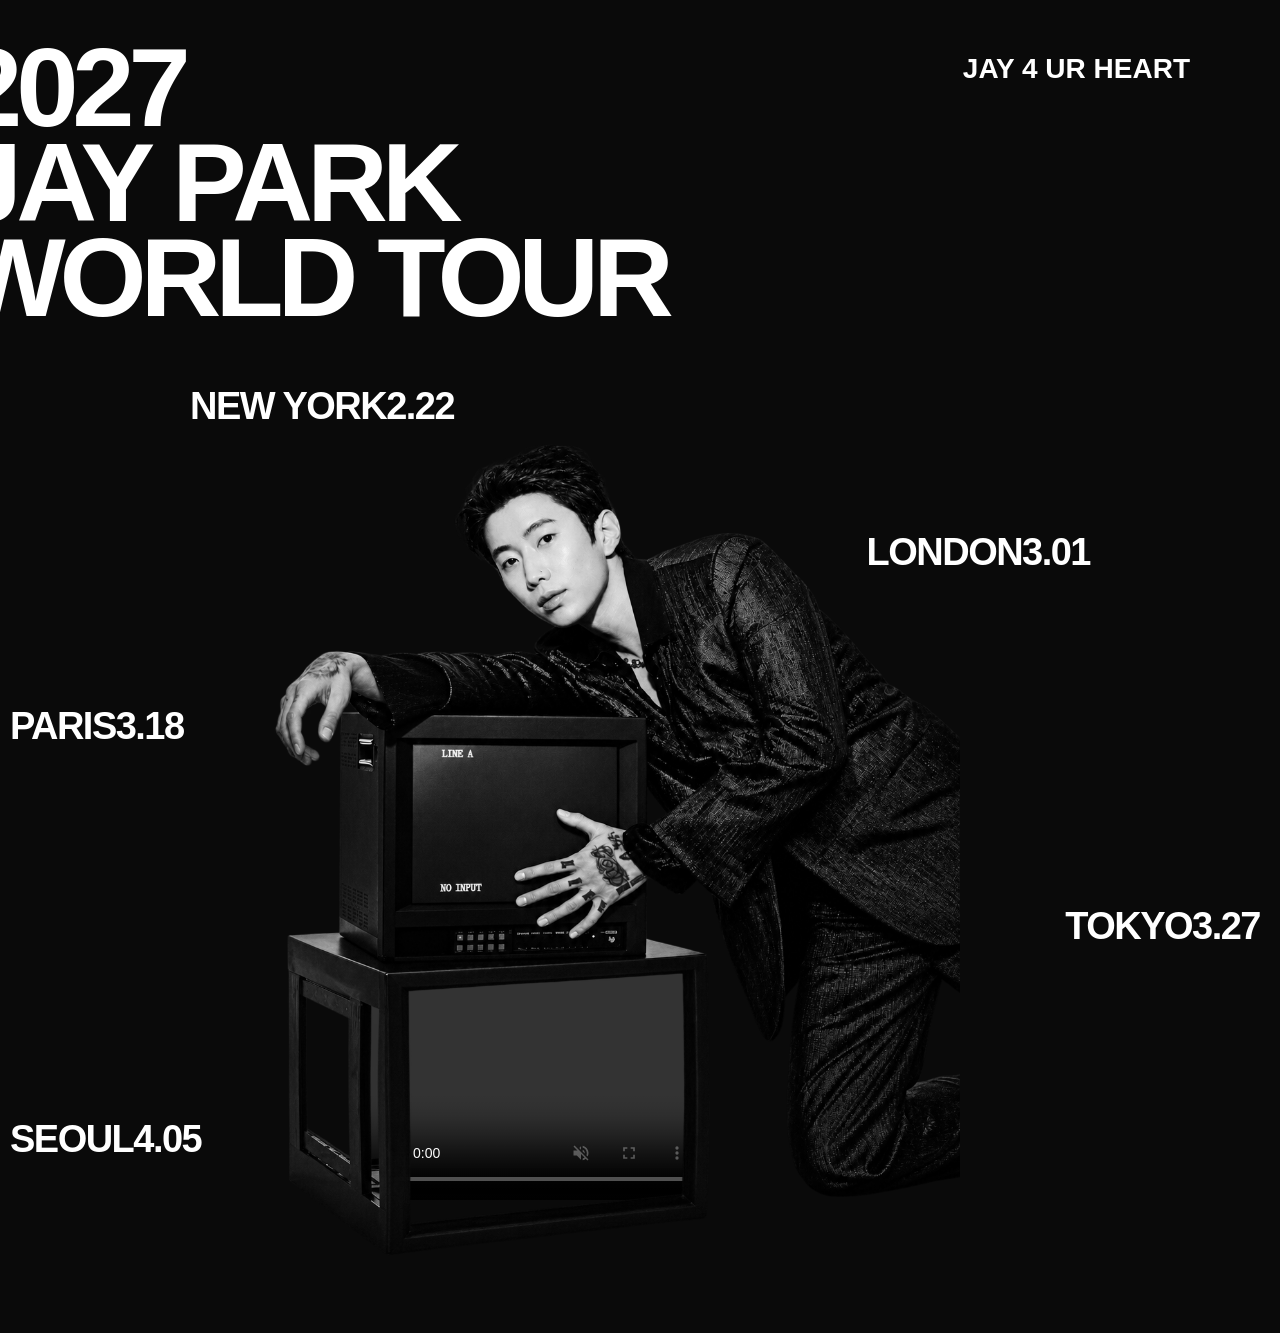
<file: index.html>
<!DOCTYPE html>
<html lang="en">

<head>
  <meta charset="UTF-8">
  <meta name="viewport"
        content="width=device-width, initial-scale=1.0">

  <title>2027 Jay Park World Tour</title>

  <link rel="stylesheet" href="style.css">
</head>

<body>

  <main class="poster">

    <!-- TOP RIGHT TEXT -->
    <div class="slogan">
      JAY 4 UR HEART
    </div>


    <!-- MAIN TITLE -->
    <header class="title">
      <h1>
        <span>2027</span>
        <span>JAY PARK</span>

        <a href="tour-map.html" class="tour-link">
          WORLD TOUR
        </a>
      </h1>
    </header>


    <!-- TOUR DATES -->
    <section class="tour-dates">


      <!-- NEW YORK -->
      <div class="date">

        <a href="newyork.html" class="city-link">
          <span>NEW YORK</span>
          <span>2.22</span>
        </a>

        <div class="hover-card">
          <img src="ny.jpg" alt="Jay Park New York">
          <p>JAY PARK IN NEW YORK</p>
        </div>

      </div>


      <!-- LONDON -->
      <div class="date">

        <a href="london.html" class="city-link">
          <span>LONDON</span>
          <span>3.01</span>
        </a>

        <div class="hover-card">
          <img src="ld.jpg" alt="Jay Park London">
          <p>JAY PARK IN LONDON</p>
        </div>

      </div>


      <!-- PARIS -->
      <div class="date">

        <a href="paris.html" class="city-link">
          <span>PARIS</span>
          <span>3.18</span>
        </a>

        <div class="hover-card">
          <img src="prs.jpg" alt="Jay Park Paris">
          <p>JAY PARK IN PARIS</p>
        </div>

      </div>


      <!-- TOKYO -->
      <div class="date">

        <a href="tokyo.html" class="city-link">
          <span>TOKYO</span>
          <span>3.27</span>
        </a>

        <div class="hover-card">
          <img src="tyo.jpg" alt="Jay Park Tokyo">
          <p>JAY PARK IN TOKYO</p>
        </div>

      </div>


      <!-- SEOUL -->
      <div class="date">

        <a href="seoul.html" class="city-link">
          <span>SEOUL</span>
          <span>4.05</span>
        </a>

        <div class="hover-card">
          <img src="sl.jpg" alt="Jay Park Seoul">
          <p>JAY PARK IN SEOUL</p>
        </div>

      </div>


    </section>


    <!-- ARTIST IMAGE + MUSIC VIDEO -->
    <div class="artist">

      <img src="jay.PNG" alt="Jay Park">

      <div class="tv-screen">

        <video autoplay muted loop playsinline controls>
          <source src="jay-mv2.mov"
                  type="video/quicktime">
          Your browser does not support video.
        </video>

      </div>

    </div>


  </main>

</body>
</html>
</file>
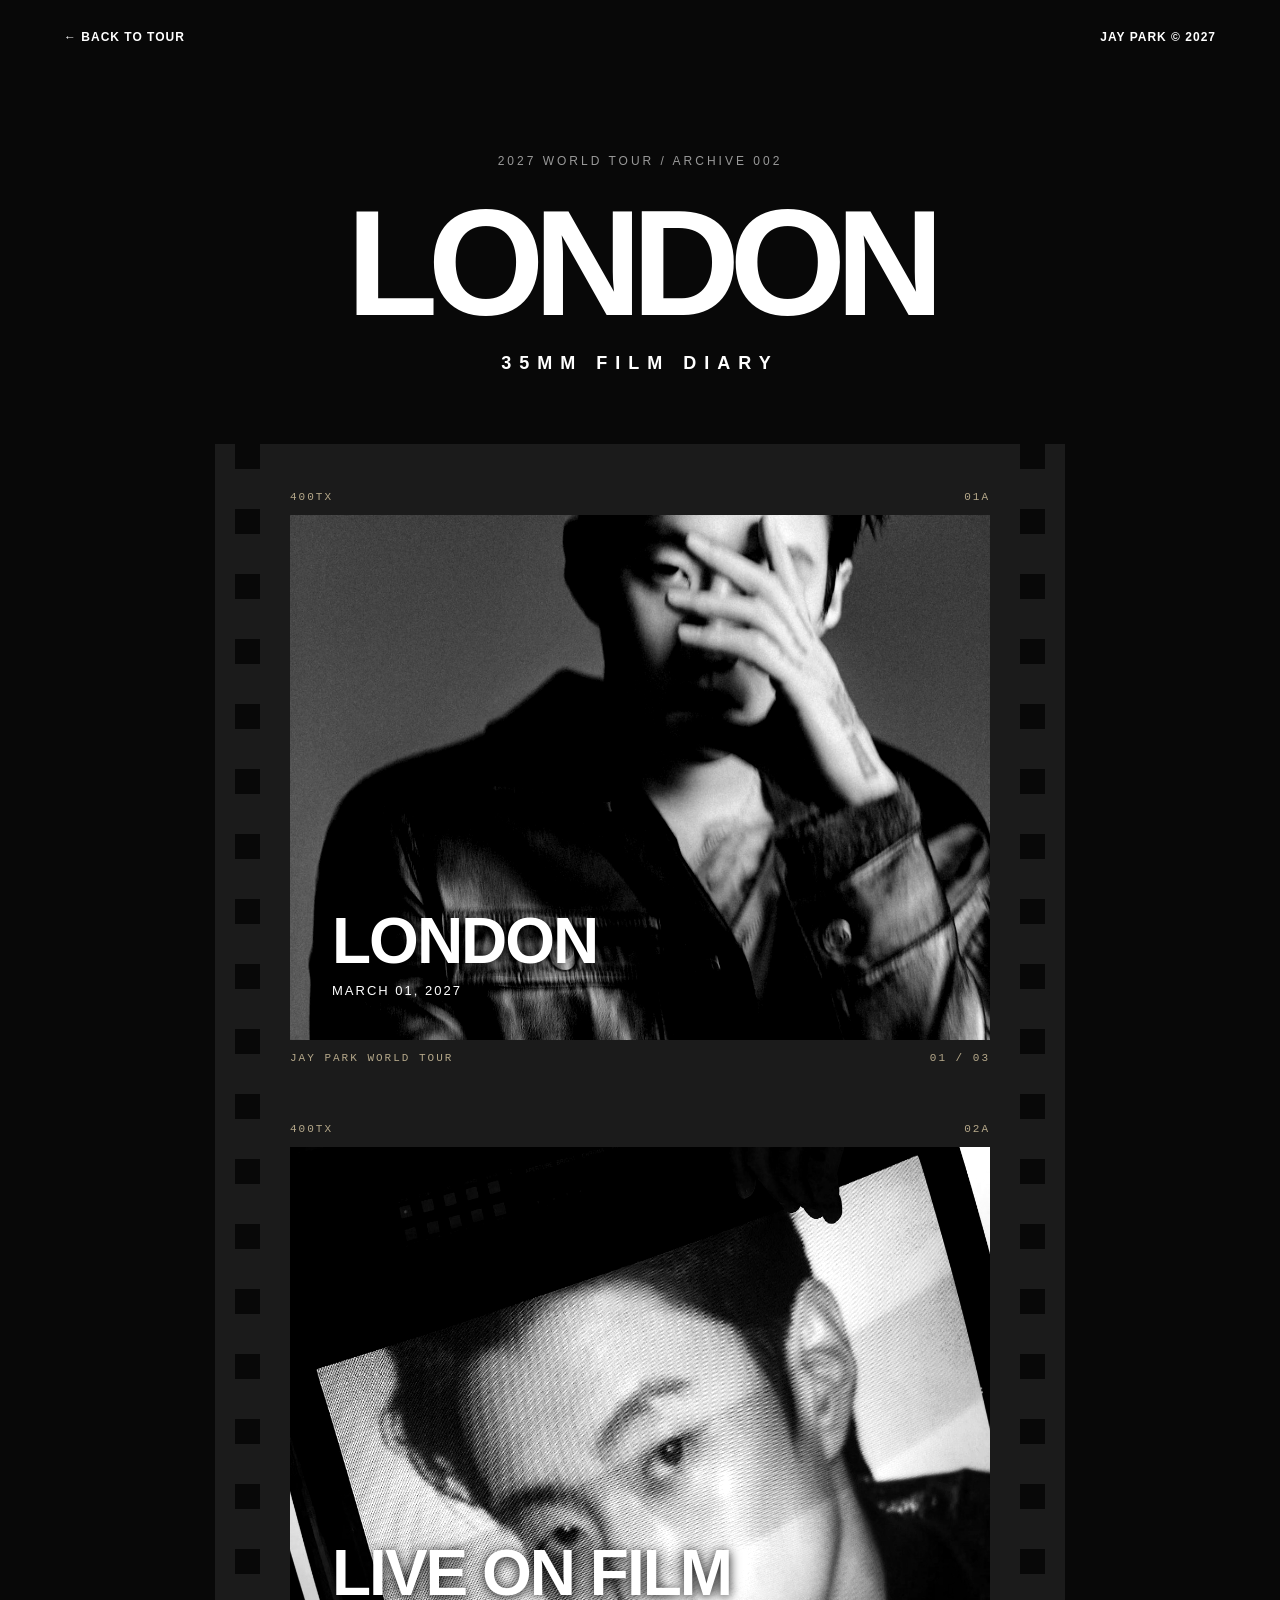
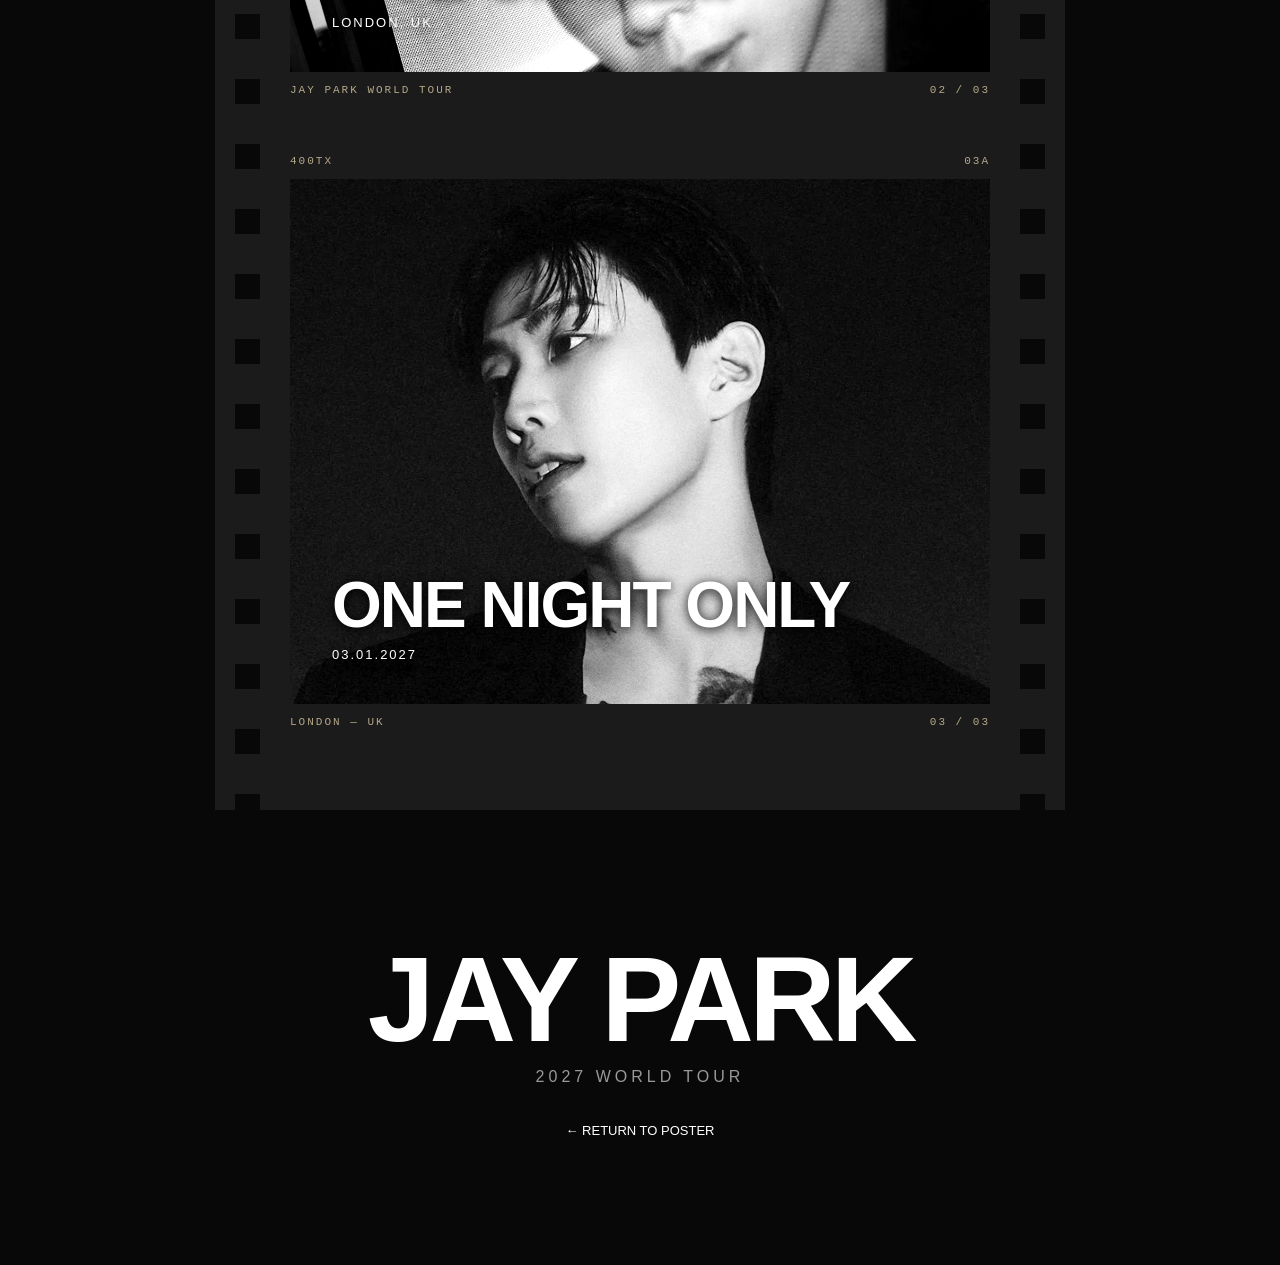
<file: london.html>
<!DOCTYPE html>
<html lang="en">
<head>
  <meta charset="UTF-8">
  <meta name="viewport"
        content="width=device-width, initial-scale=1.0">

  <title>Jay Park — London 2027</title>
  <link rel="stylesheet" href="newyork.css">
</head>

<body>

  <nav class="navigation">
    <a href="index.html">← BACK TO TOUR</a>
    <span>JAY PARK © 2027</span>
  </nav>

  <header class="page-title">
    <p>2027 WORLD TOUR / ARCHIVE 002</p>
    <h1>LONDON</h1>
    <h2>35MM FILM DIARY</h2>
  </header>

  <main class="film-strip">

    <section class="film-frame">
      <div class="film-top">
        <span>400TX</span>
        <span>01A</span>
      </div>

      <div class="photo">
        <img src="FRAME02.jpg" alt="Jay Park London">
        <div class="photo-text">
          <h2>LONDON</h2>
          <p>MARCH 01, 2027</p>
        </div>
      </div>

      <div class="film-bottom">
        <span>JAY PARK WORLD TOUR</span>
        <span>01 / 03</span>
      </div>
    </section>

    <section class="film-frame">
      <div class="film-top">
        <span>400TX</span>
        <span>02A</span>
      </div>

      <div class="photo">
        <img src="FRAME08.jpg" alt="Jay Park Live">
        <div class="photo-text">
          <h2>LIVE ON FILM</h2>
          <p>LONDON, UK</p>
        </div>
      </div>

      <div class="film-bottom">
        <span>JAY PARK WORLD TOUR</span>
        <span>02 / 03</span>
      </div>
    </section>

    <section class="film-frame">
      <div class="film-top">
        <span>400TX</span>
        <span>03A</span>
      </div>

      <div class="photo">
        <img src="FRAME09.jpg" alt="Jay Park Tour">
        <div class="photo-text">
          <h2>ONE NIGHT ONLY</h2>
          <p>03.01.2027</p>
        </div>
      </div>

      <div class="film-bottom">
        <span>LONDON — UK</span>
        <span>03 / 03</span>
      </div>
    </section>

  </main>

  <footer>
    <h2>JAY PARK</h2>
    <p>2027 WORLD TOUR</p>
    <a href="index.html">← RETURN TO POSTER</a>
  </footer>

</body>
</html>
</file>
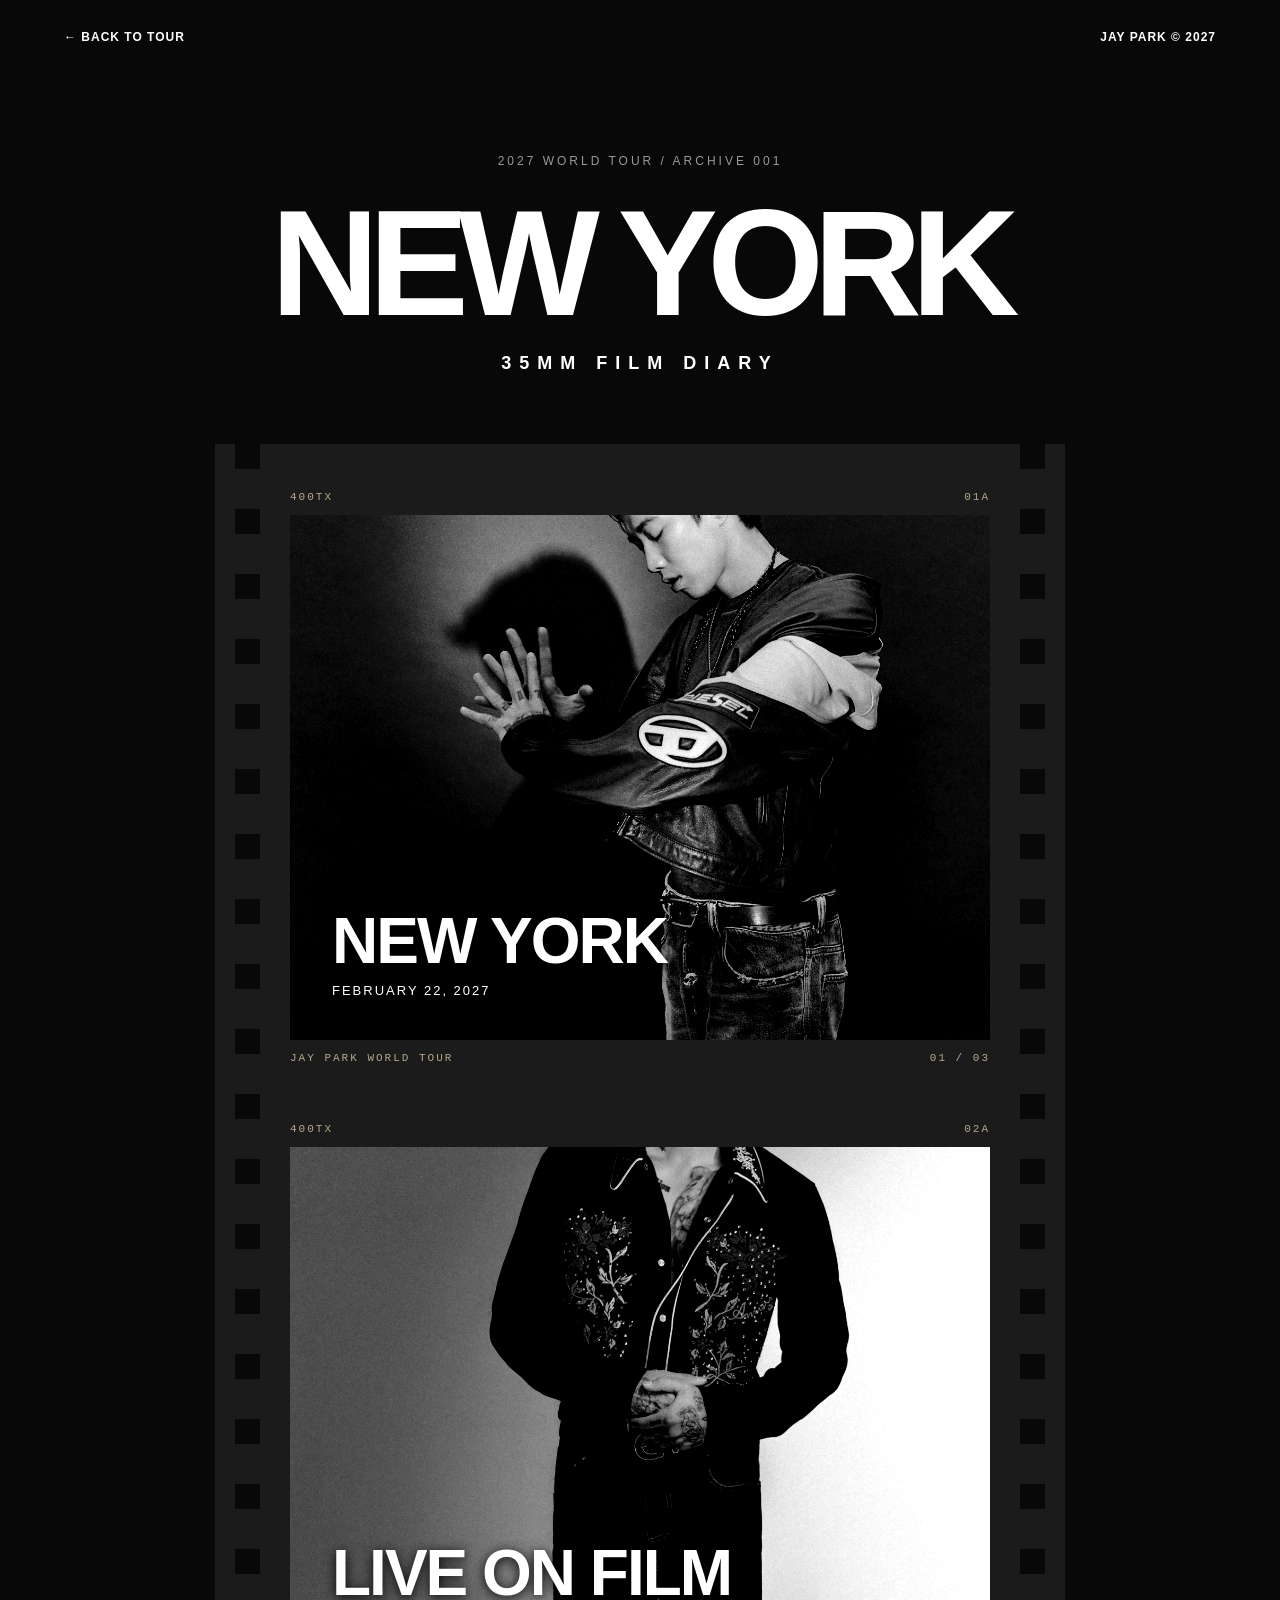
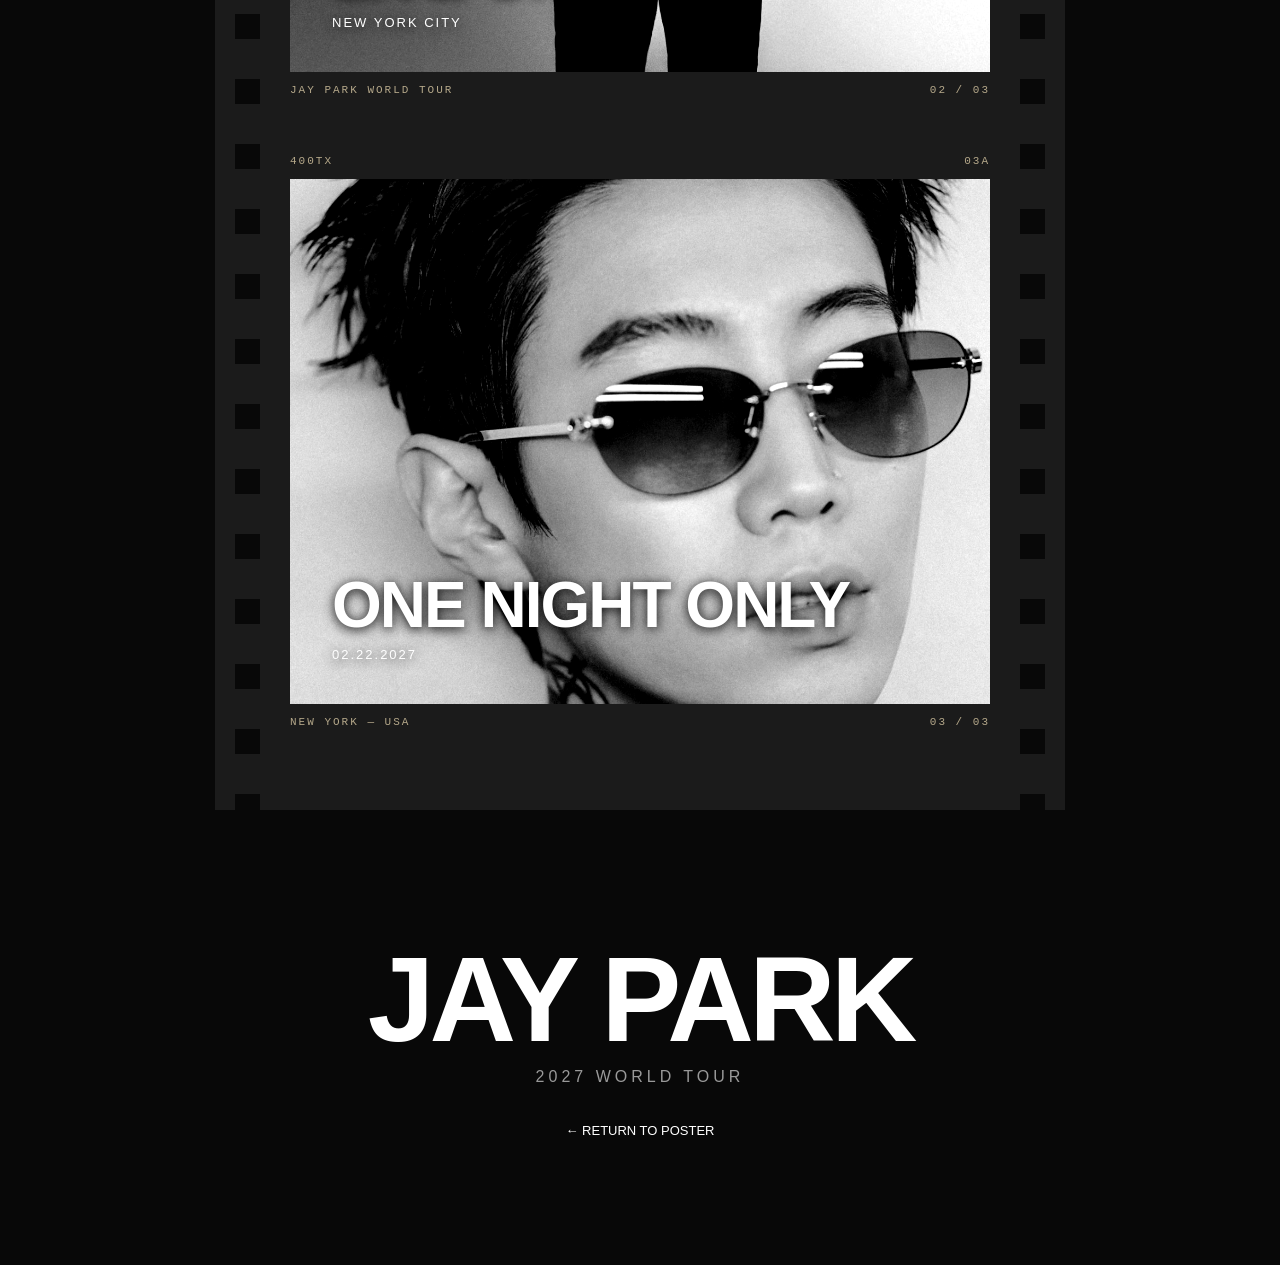
<file: newyork.html>
<!DOCTYPE html>
<html lang="en">
<head>
  <meta charset="UTF-8">
  <meta name="viewport"
        content="width=device-width, initial-scale=1.0">

  <title>Jay Park — New York 2027</title>
  <link rel="stylesheet" href="newyork.css">
</head>

<body>

  <nav class="navigation">
    <a href="index.html">← BACK TO TOUR</a>
    <span>JAY PARK © 2027</span>
  </nav>

  <header class="page-title">
    <p>2027 WORLD TOUR / ARCHIVE 001</p>
    <h1>NEW YORK</h1>
    <h2>35MM FILM DIARY</h2>
  </header>

  <main class="film-strip">

    <!-- FRAME 01 -->
    <section class="film-frame">

      <div class="film-top">
        <span>400TX</span>
        <span>01A</span>
      </div>

      <div class="photo">
        <img src="FRAME10.jpg" alt="Jay Park">
        <div class="photo-text">
          <h2>NEW YORK</h2>
          <p>FEBRUARY 22, 2027</p>
        </div>
      </div>

      <div class="film-bottom">
        <span>JAY PARK WORLD TOUR</span>
        <span>01 / 03</span>
      </div>

    </section>

    <!-- FRAME 02 -->
    <section class="film-frame">

      <div class="film-top">
        <span>400TX</span>
        <span>02A</span>
      </div>

      <div class="photo">
        <img src="FRAME05.jpg" alt="Jay Park Live">
        <div class="photo-text">
          <h2>LIVE ON FILM</h2>
          <p>NEW YORK CITY</p>
        </div>
      </div>

      <div class="film-bottom">
        <span>JAY PARK WORLD TOUR</span>
        <span>02 / 03</span>
      </div>

    </section>

    <!-- FRAME 03 -->
    <section class="film-frame">

      <div class="film-top">
        <span>400TX</span>
        <span>03A</span>
      </div>

      <div class="photo">
        <img src="FRAME01.jpg" alt="Jay Park Tour">
        <div class="photo-text">
          <h2>ONE NIGHT ONLY</h2>
          <p>02.22.2027</p>
        </div>
      </div>

      <div class="film-bottom">
        <span>NEW YORK — USA</span>
        <span>03 / 03</span>
      </div>

    </section>

  </main>

  <footer>
    <h2>JAY PARK</h2>
    <p>2027 WORLD TOUR</p>
    <a href="index.html">← RETURN TO POSTER</a>
  </footer>

</body>
</html>
</file>
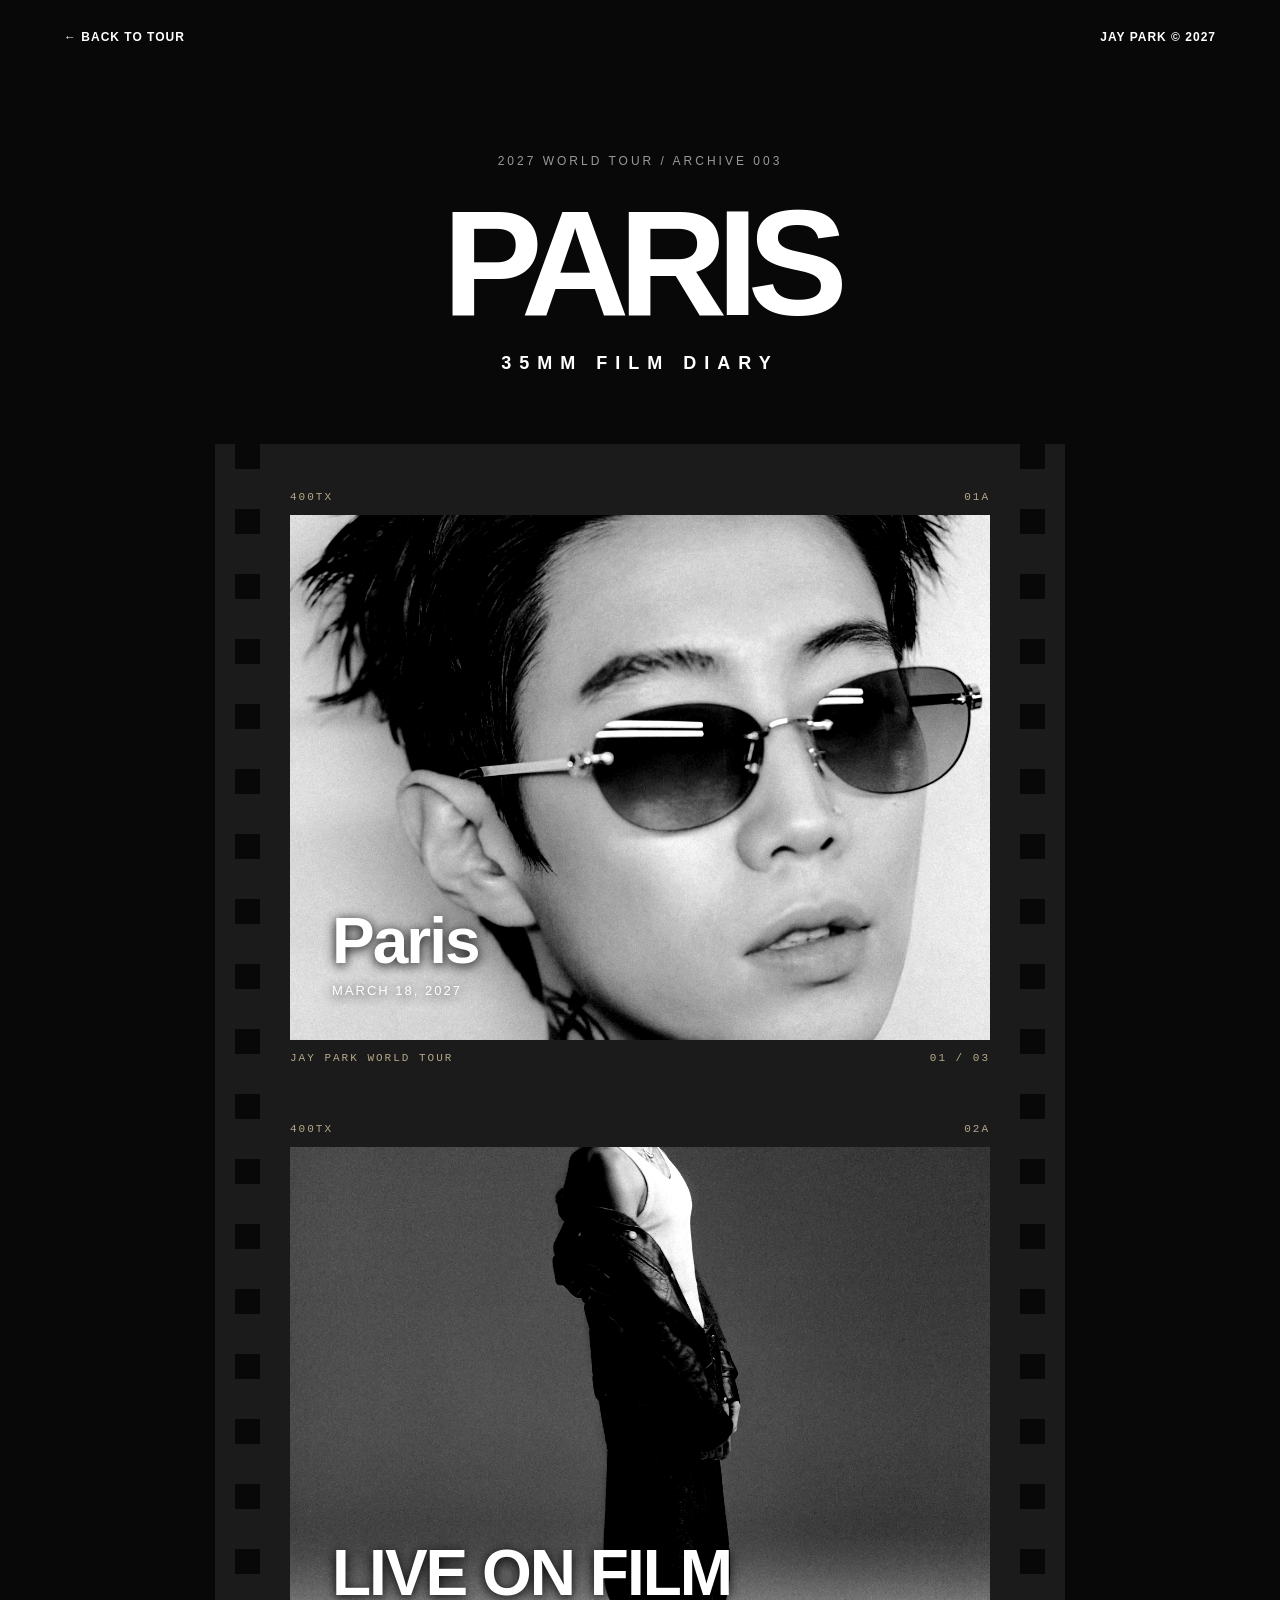
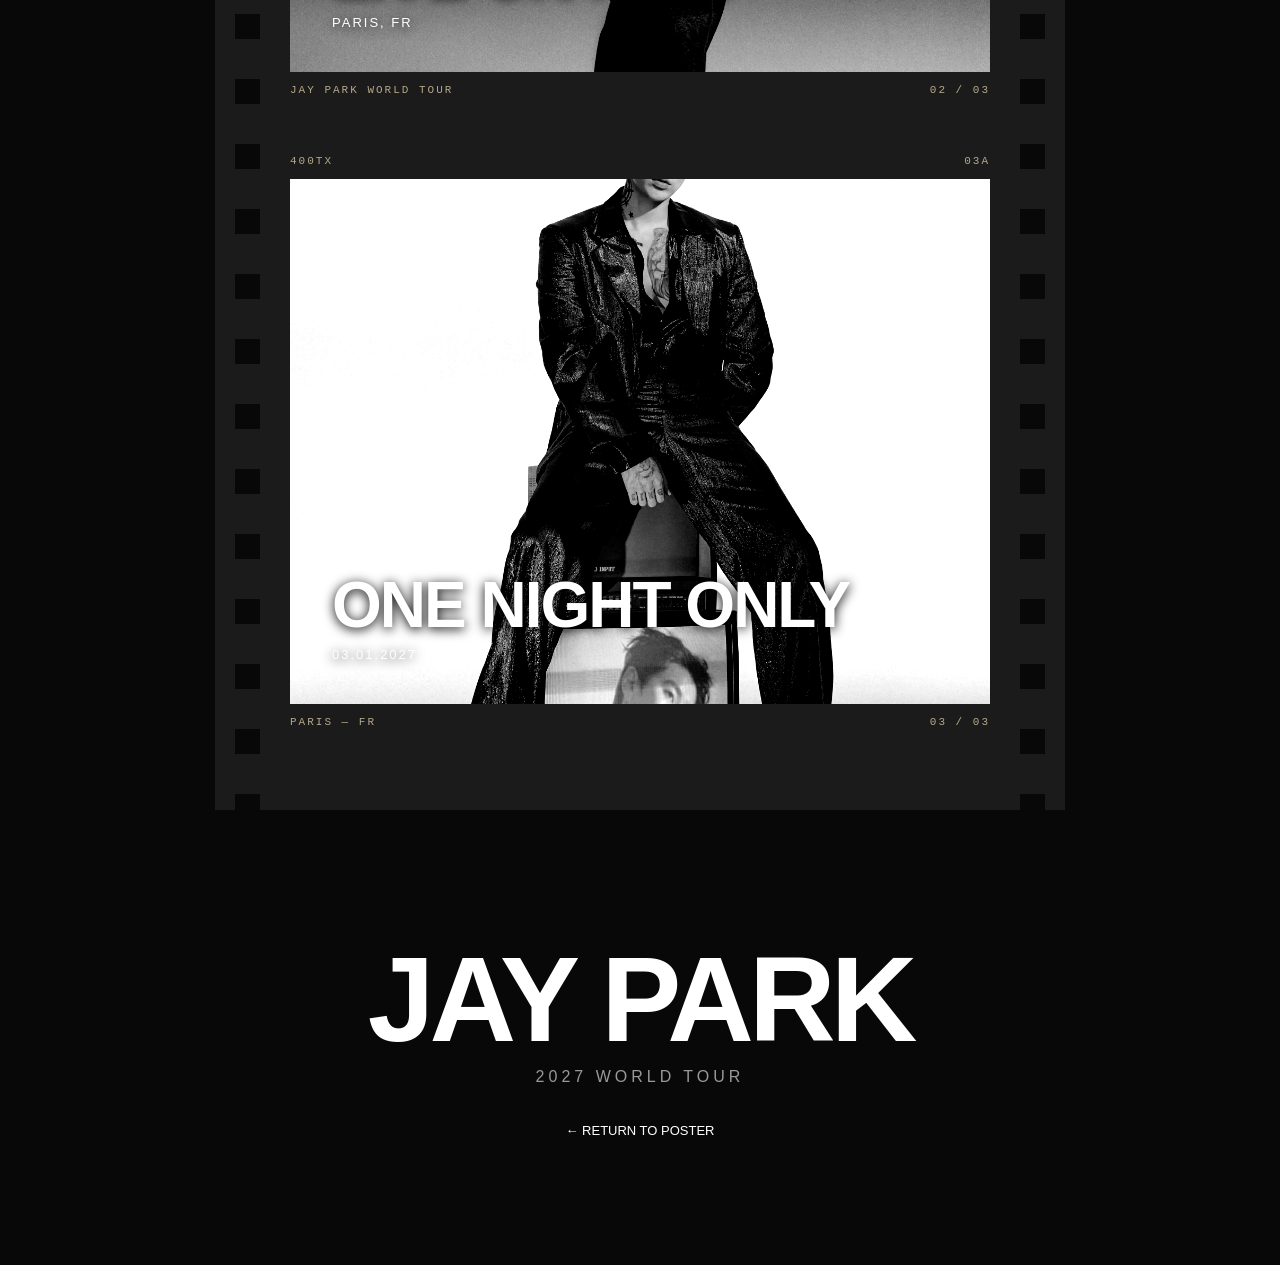
<file: paris.html>
<!DOCTYPE html>
<html lang="en">
<head>
  <meta charset="UTF-8">
  <meta name="viewport"
        content="width=device-width, initial-scale=1.0">

  <title>Jay Park — Paris 2027</title>
  <link rel="stylesheet" href="newyork.css">
</head>

<body>

  <nav class="navigation">
    <a href="index.html">← BACK TO TOUR</a>
    <span>JAY PARK © 2027</span>
  </nav>

  <header class="page-title">
    <p>2027 WORLD TOUR / ARCHIVE 003</p>
    <h1>PARIS</h1>
    <h2>35MM FILM DIARY</h2>
  </header>

  <main class="film-strip">

    <section class="film-frame">
      <div class="film-top">
        <span>400TX</span>
        <span>01A</span>
      </div>

      <div class="photo">
        <img src="FRAME01.jpg" alt="Jay Park London">
        <div class="photo-text">
          <h2>Paris</h2>
          <p>MARCH 18, 2027</p>
        </div>
      </div>

      <div class="film-bottom">
        <span>JAY PARK WORLD TOUR</span>
        <span>01 / 03</span>
      </div>
    </section>

    <section class="film-frame">
      <div class="film-top">
        <span>400TX</span>
        <span>02A</span>
      </div>

      <div class="photo">
        <img src="FRAME14.jpg" alt="Jay Park Live">
        <div class="photo-text">
          <h2>LIVE ON FILM</h2>
          <p>PARIS, FR</p>
        </div>
      </div>

      <div class="film-bottom">
        <span>JAY PARK WORLD TOUR</span>
        <span>02 / 03</span>
      </div>
    </section>

    <section class="film-frame">
      <div class="film-top">
        <span>400TX</span>
        <span>03A</span>
      </div>

      <div class="photo">
        <img src="FRAME07.jpg" alt="Jay Park Tour">
        <div class="photo-text">
          <h2>ONE NIGHT ONLY</h2>
          <p>03.01.2027</p>
        </div>
      </div>

      <div class="film-bottom">
        <span>PARIS — FR</span>
        <span>03 / 03</span>
      </div>
    </section>

  </main>

  <footer>
    <h2>JAY PARK</h2>
    <p>2027 WORLD TOUR</p>
    <a href="index.html">← RETURN TO POSTER</a>
  </footer>

</body>
</html>
</file>
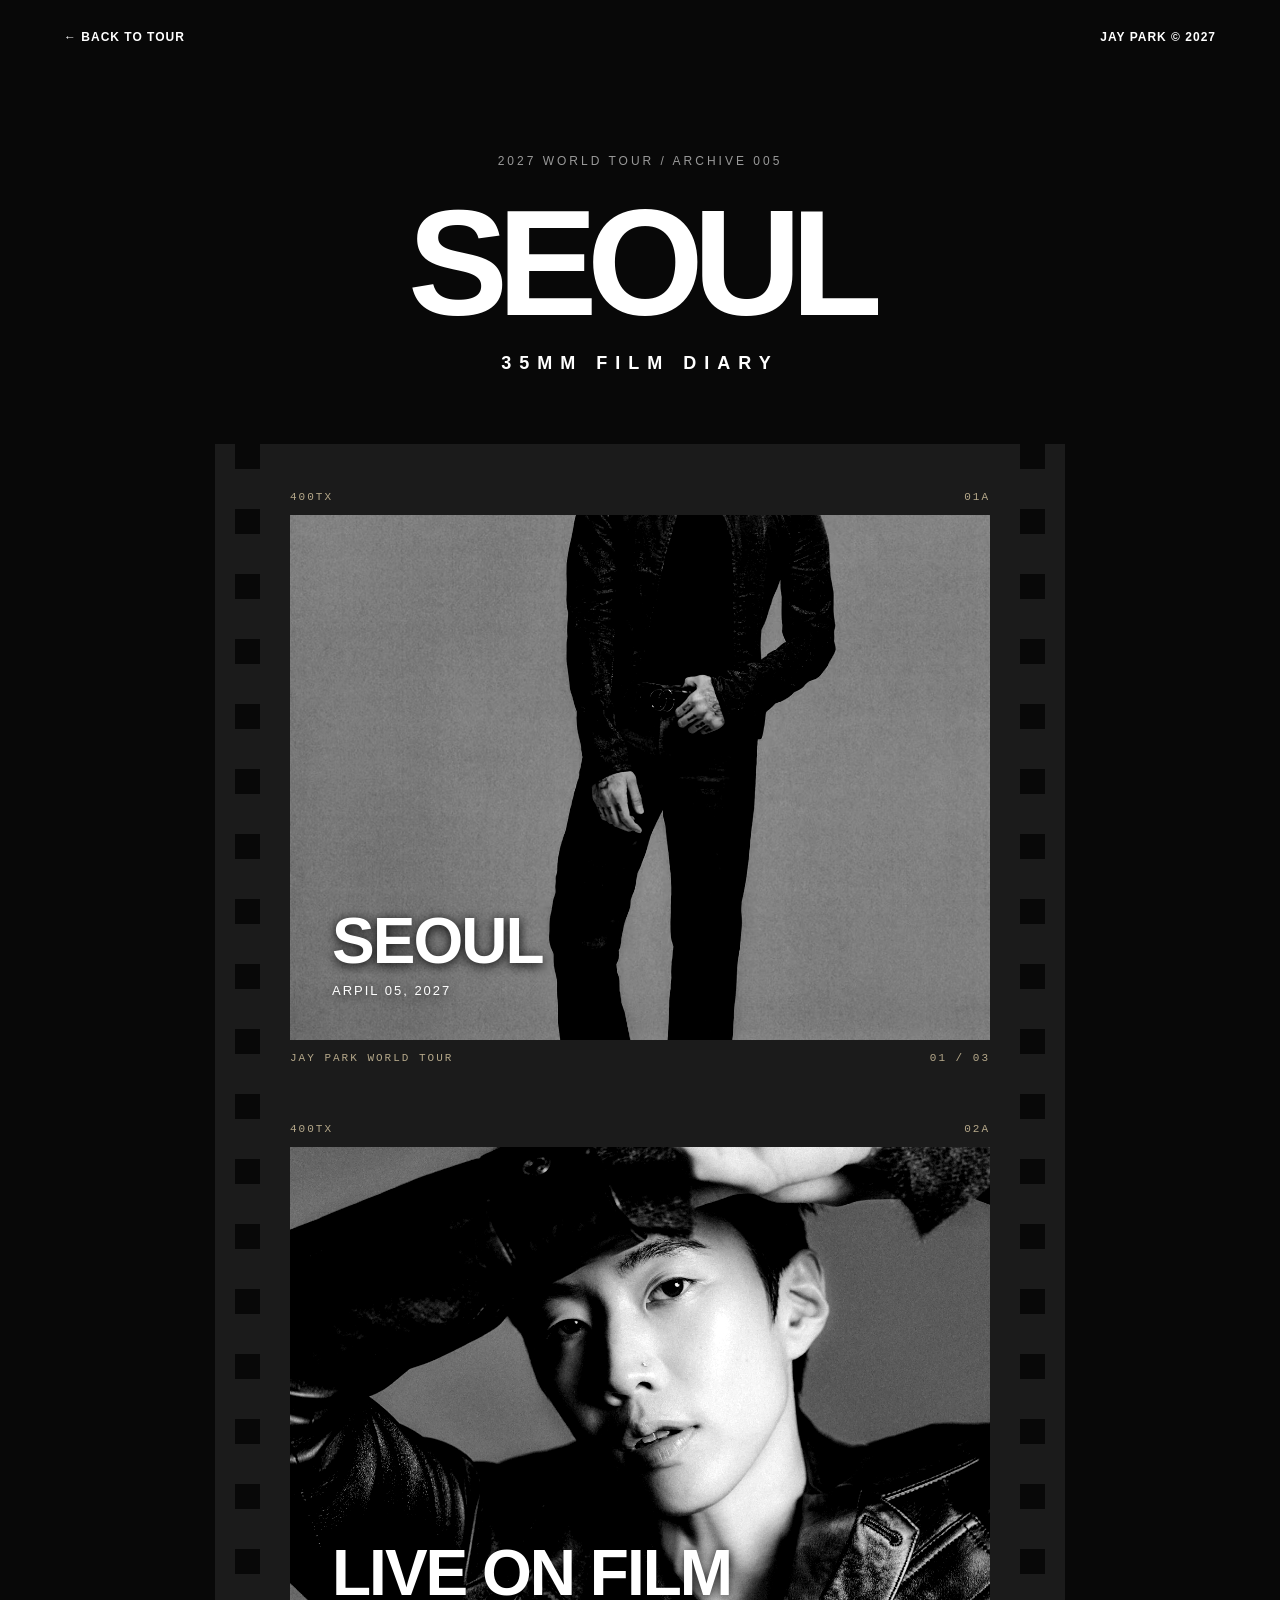
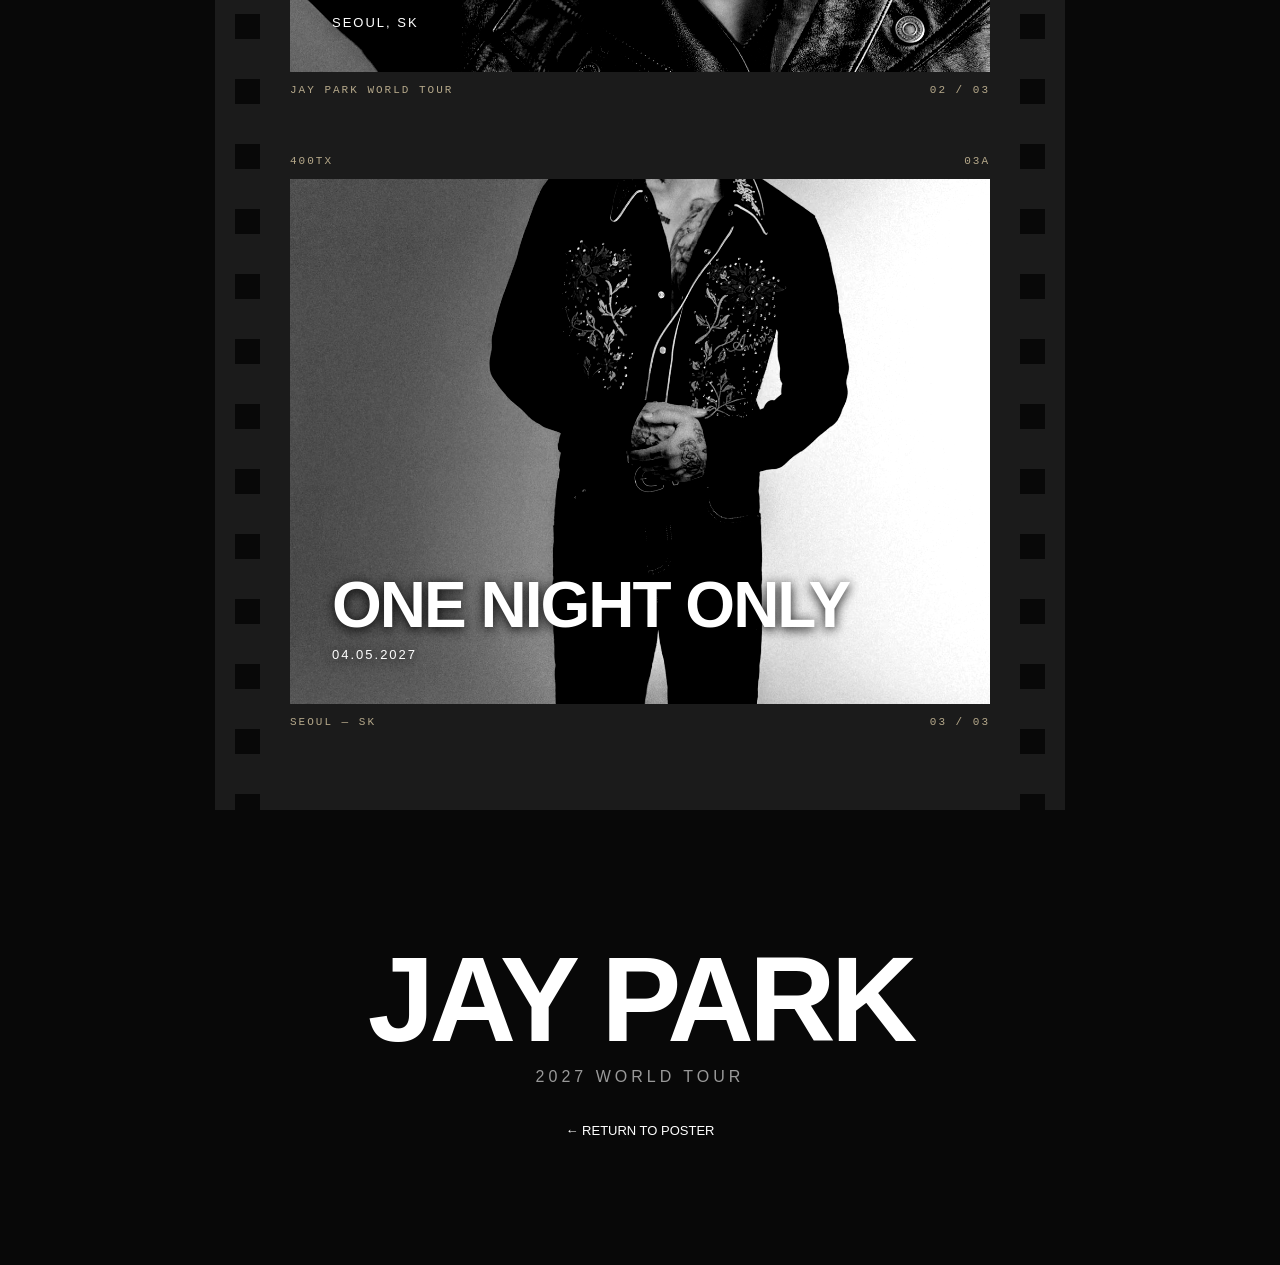
<file: seoul.html>
<!DOCTYPE html>
<html lang="en">
<head>
  <meta charset="UTF-8">
  <meta name="viewport"
        content="width=device-width, initial-scale=1.0">

  <title>Jay Park — London 2027</title>
  <link rel="stylesheet" href="newyork.css">
</head>

<body>

  <nav class="navigation">
    <a href="index.html">← BACK TO TOUR</a>
    <span>JAY PARK © 2027</span>
  </nav>

  <header class="page-title">
    <p>2027 WORLD TOUR / ARCHIVE 005</p>
    <h1>SEOUL</h1>
    <h2>35MM FILM DIARY</h2>
  </header>

  <main class="film-strip">

    <section class="film-frame">
      <div class="film-top">
        <span>400TX</span>
        <span>01A</span>
      </div>

      <div class="photo">
        <img src="FRAME04.jpg" alt="Jay Park London">
        <div class="photo-text">
          <h2>SEOUL</h2>
          <p>ARPIL 05, 2027</p>
        </div>
      </div>

      <div class="film-bottom">
        <span>JAY PARK WORLD TOUR</span>
        <span>01 / 03</span>
      </div>
    </section>

    <section class="film-frame">
      <div class="film-top">
        <span>400TX</span>
        <span>02A</span>
      </div>

      <div class="photo">
        <img src="FRAME11.jpg" alt="Jay Park Live">
        <div class="photo-text">
          <h2>LIVE ON FILM</h2>
          <p>SEOUL, SK</p>
        </div>
      </div>

      <div class="film-bottom">
        <span>JAY PARK WORLD TOUR</span>
        <span>02 / 03</span>
      </div>
    </section>

    <section class="film-frame">
      <div class="film-top">
        <span>400TX</span>
        <span>03A</span>
      </div>

      <div class="photo">
        <img src="FRAME05.jpg" alt="Jay Park Tour">
        <div class="photo-text">
          <h2>ONE NIGHT ONLY</h2>
          <p>04.05.2027</p>
        </div>
      </div>

      <div class="film-bottom">
        <span>SEOUL — SK</span>
        <span>03 / 03</span>
      </div>
    </section>

  </main>

  <footer>
    <h2>JAY PARK</h2>
    <p>2027 WORLD TOUR</p>
    <a href="index.html">← RETURN TO POSTER</a>
  </footer>

</body>
</html>
</file>
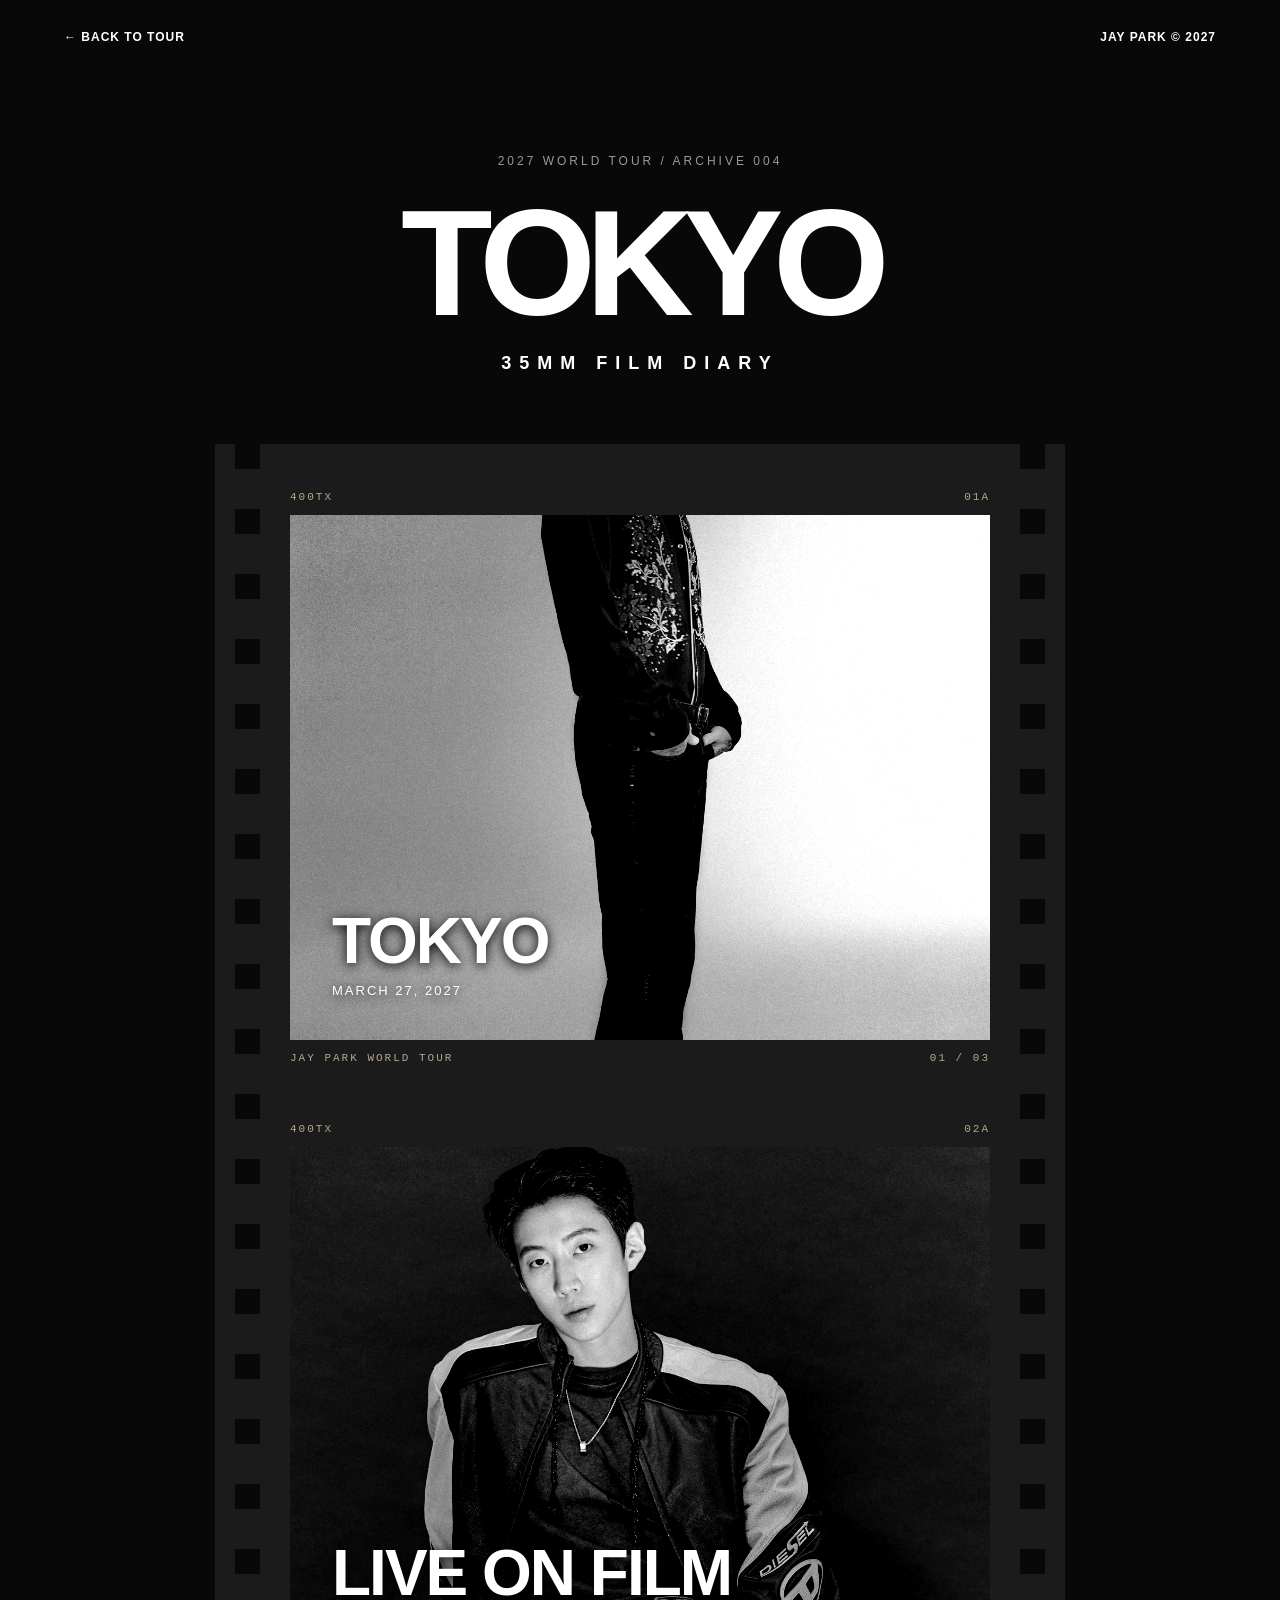
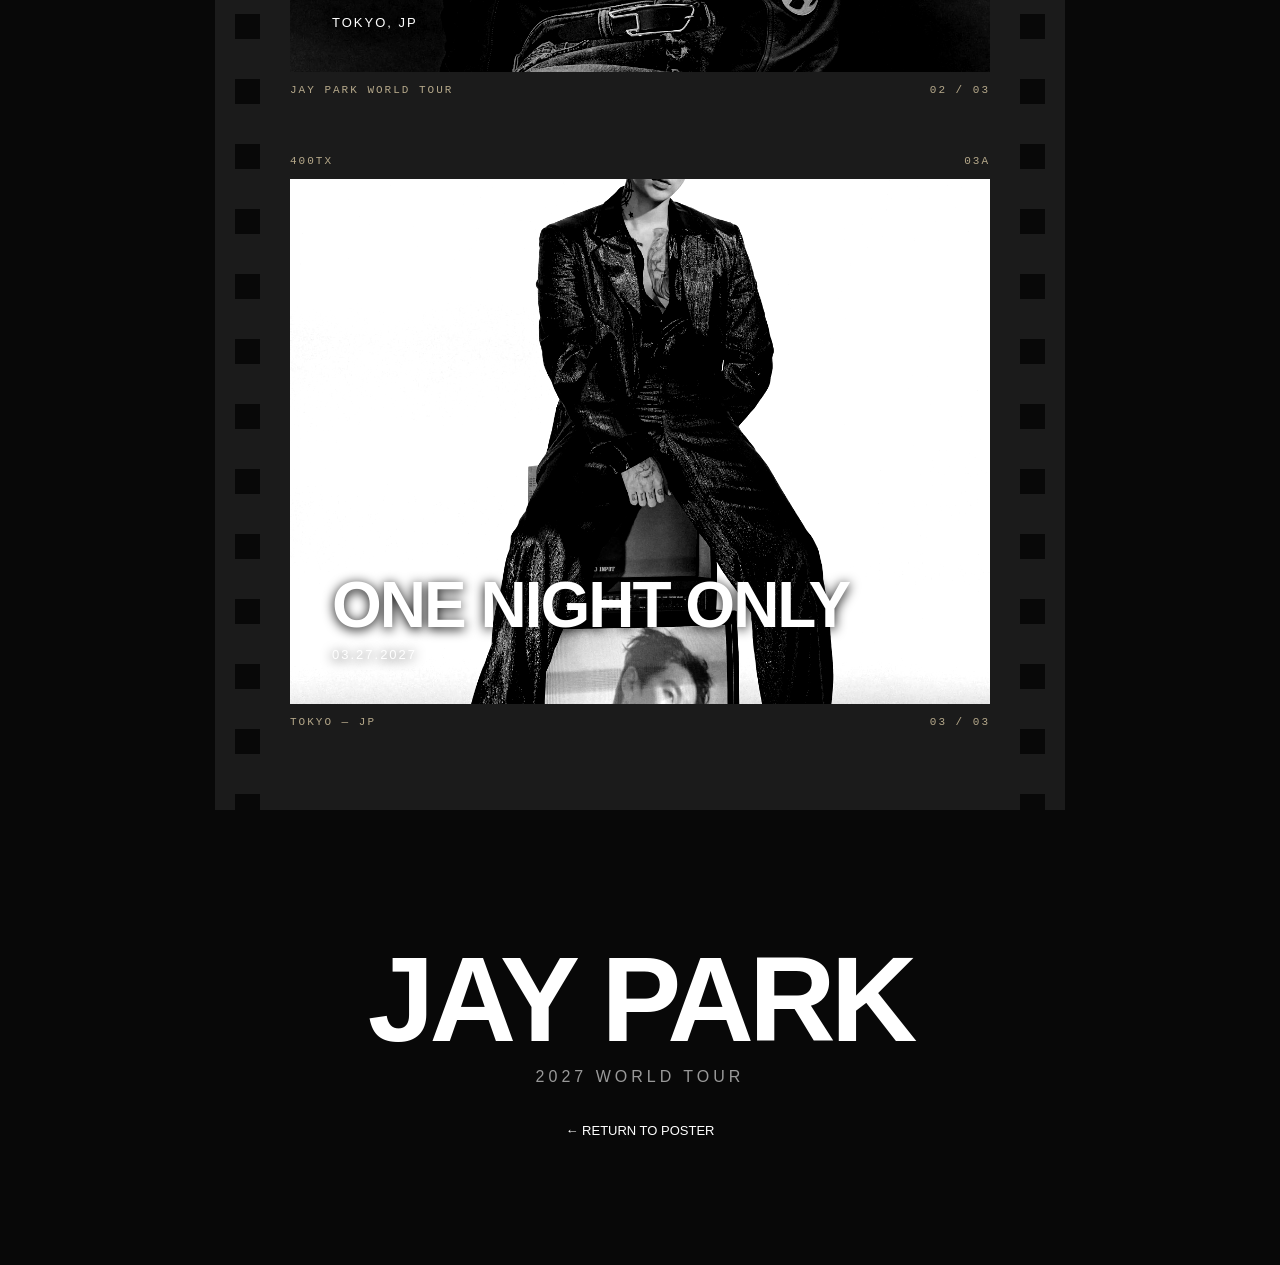
<file: tokyo.html>
<!DOCTYPE html>
<html lang="en">
<head>
  <meta charset="UTF-8">
  <meta name="viewport"
        content="width=device-width, initial-scale=1.0">

  <title>Jay Park — London 2027</title>
  <link rel="stylesheet" href="newyork.css">
</head>

<body>

  <nav class="navigation">
    <a href="index.html">← BACK TO TOUR</a>
    <span>JAY PARK © 2027</span>
  </nav>

  <header class="page-title">
    <p>2027 WORLD TOUR / ARCHIVE 004</p>
    <h1>TOKYO</h1>
    <h2>35MM FILM DIARY</h2>
  </header>

  <main class="film-strip">

    <section class="film-frame">
      <div class="film-top">
        <span>400TX</span>
        <span>01A</span>
      </div>

      <div class="photo">
        <img src="FRAME12.jpg" alt="Jay Park London">
        <div class="photo-text">
          <h2>TOKYO</h2>
          <p>MARCH 27, 2027</p>
        </div>
      </div>

      <div class="film-bottom">
        <span>JAY PARK WORLD TOUR</span>
        <span>01 / 03</span>
      </div>
    </section>

    <section class="film-frame">
      <div class="film-top">
        <span>400TX</span>
        <span>02A</span>
      </div>

      <div class="photo">
        <img src="FRAME13.jpg" alt="Jay Park Live">
        <div class="photo-text">
          <h2>LIVE ON FILM</h2>
          <p>TOKYO, JP</p>
        </div>
      </div>

      <div class="film-bottom">
        <span>JAY PARK WORLD TOUR</span>
        <span>02 / 03</span>
      </div>
    </section>

    <section class="film-frame">
      <div class="film-top">
        <span>400TX</span>
        <span>03A</span>
      </div>

      <div class="photo">
        <img src="FRAME07.jpg" alt="Jay Park Tour">
        <div class="photo-text">
          <h2>ONE NIGHT ONLY</h2>
          <p>03.27.2027</p>
        </div>
      </div>

      <div class="film-bottom">
        <span>TOKYO — JP</span>
        <span>03 / 03</span>
      </div>
    </section>

  </main>

  <footer>
    <h2>JAY PARK</h2>
    <p>2027 WORLD TOUR</p>
    <a href="index.html">← RETURN TO POSTER</a>
  </footer>

</body>
</html>
</file>
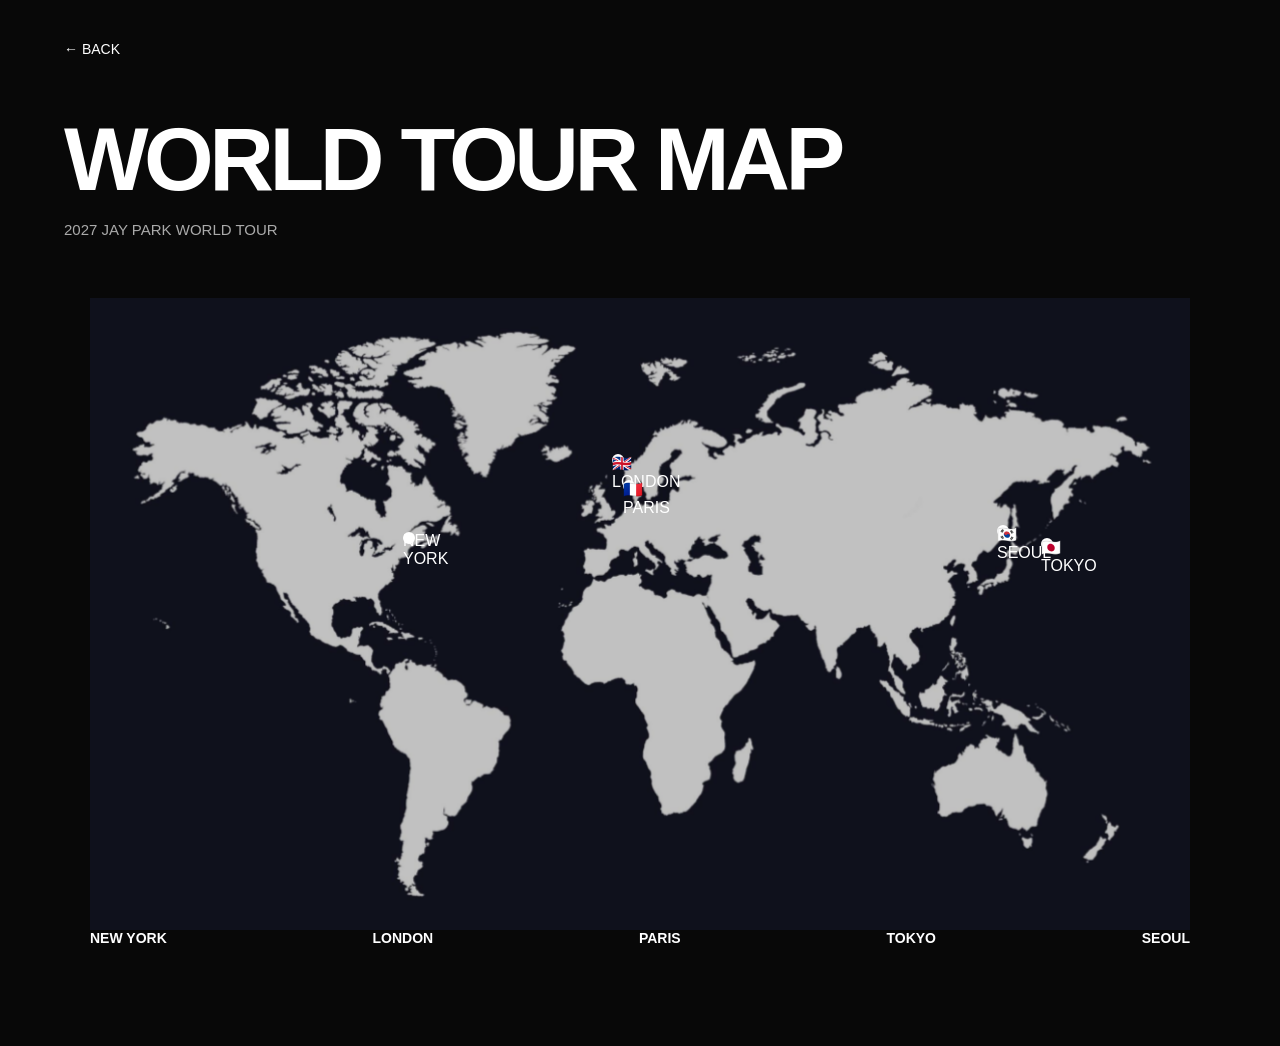
<file: tour-map.html>
<!DOCTYPE html>
<html lang="en">
<head>
  <meta charset="UTF-8">
  <meta name="viewport"
        content="width=device-width, initial-scale=1.0">

  <title>Jay Park Tour Map</title>

  <link rel="stylesheet" href="tour-map.css">
</head>

<body>

  <main class="map-page">

    <a href="index.html" class="back">
      ← BACK
    </a>

    <h1>WORLD TOUR MAP</h1>
    <p>2027 JAY PARK WORLD TOUR</p>

    <div class="map-container">

      <img src="worldmap.png"
           alt="World Map"
           class="world-map">

      <div class="pin new-york">
  <span class="city-name">NEW YORK</span>
</div>

<div class="pin london">
  <span class="flag">🇬🇧</span>
  <span class="city-name">LONDON</span>
</div>

<div class="pin paris">
  <span class="flag">🇫🇷</span>
  <span class="city-name">PARIS</span>
</div>

<div class="pin tokyo">
  <span class="flag">🇯🇵</span>
  <span class="city-name">TOKYO</span>
</div>

<div class="pin seoul">
  <span class="flag">🇰🇷</span>
  <span class="city-name">SEOUL</span>
</div>

    <div class="cities">
      <span>NEW YORK</span>
      <span>LONDON</span>
      <span>PARIS</span>
      <span>TOKYO</span>
      <span>SEOUL</span>
    </div>

  </main>

</body>
</html>
</file>
<file: style.css>
* {
  margin: 0;
  padding: 0;
  box-sizing: border-box;
}

body {
  background-color: #0a0a0a;
  color: white;
  font-family: "Arial Black",Arial, Helvetica, sans-serif;
}

/* Poster */

.poster {
  position: relative;
  width: 100%;
  max-width: 1000px;
  aspect-ratio: 3 / 4;
  margin: 0 auto;
  background-color: #0a0a0a;
  overflow: visible;
}

/* Slogan */

.slogan {
  position: absolute;
  top: 4%;
  right: -5%;
  font-size: clamp(9px, 2.5vw, 28px);
  font-weight: 800;
  z-index: 3;
}

/* Main title */

.title {
  position: absolute;
  top: 3%;
  left: -18%;
  width: 90%;
  z-index: 3;
}

.title h1 {
  font-size: clamp(36px, 10.5vw, 112px);
  font-weight: 900;
  line-height: 0.85;
  letter-spacing: -0.055em;
}

.title span {
  display: block;
  white-space: nowrap;
}
tour-link {
  display: block;
  color: white;
  text-decoration: none;
  cursor: pointer;
  white-space: nowrap;
}
a {
  color: white;
  text-decoration: none;
}

a:visited {
  color: white;
}

a:hover {
  color: white;
}

a:active {
  color: white;
}
.tour-link:hover {
  color: #999999;
}
/* Tour dates */

.tour-dates {
  position: absolute;
  inset: 0;
  width: 100%;
  height: 100%;
  z-index: 3;
  pointer-events: none;
}

.date {
  position: absolute;
  display: flex;
  flex-direction: column;
  gap: 4px;
  width: max-content;
  margin: 0;

  font-family: "Arial Black", Arial, sans-serif;
  font-size: clamp(17px, 3.5vw, 38px);
  font-weight: 900;
  line-height: 1;
  letter-spacing: -0.04em;
  text-align: left;
}

/* Scattered positions */

.date:nth-child(1) {
  top: 29%;
  left: 5%;
}

.date:nth-child(2) {
  top: 40%;
  right: 5%;
}

.date:nth-child(3) {
  top: 53%;
  left: -13%;
}

.date:nth-child(4) {
  top: 68%;
  right: -12%;
}

.date:nth-child(5) {
  top: 84%;
  left: -13%;
}
/* Mobile */

@media (max-width: 600px) {
  .date {
    font-size: clamp(13px, 3.8vw, 23px);
  }
}
/* Artist */

.artist {
  position: absolute;
  bottom: 3%;
  left: 12%;
  width: 70%;
  z-index: 1;
}

.artist img {
  position: relative;
  display: block;
  width: 100%;
  height: auto;
  z-index: 2;
  filter: grayscale(100%);
}
/* MV inside television */

.tv-screen {
  position: absolute;

  top: 65%;
  left: 15%;

  width: 48%;
  height: 25%;

  overflow: hidden;
  z-index: 1;
  background: transparent;
}

.tv-screen video {
  display: block;
  width: 100%;
  height: 100%;
  object-fit: cover;
  object-position: center;
  filter: grayscale(100%);
}


/* Responsive layout */

@media (max-width: 600px) {

  .title h1 {
    font-size: 10vw;
  }

  .slogan {
    font-size: 2.3vw;
  }

  .tour-dates {
    top: 30%;
    width: 24%;
  }

  .date {
    font-size: 2.2vw;
    margin-bottom: 8px;
  }

  .artist {
    width: 95%;
    left: 2%;
    bottom: 5%;
  }
}
.tour-dates {
  pointer-events: none;
  z-index: 5;
}

.date {
  pointer-events: auto;
  cursor: pointer;
}

.date:hover {
  z-index: 20;
}

/* Hover Photo */

.hover-card {
  position: absolute;
  top: 50%;
  left: 50%;

  width: 180px;
  padding: 7px;
  background-color: #eeeeee;
  color: black;

  opacity: 0;
  visibility: hidden;
  pointer-events: none;

  transform: translate(-50%, -40%) scale(0.9);

  transition:
    opacity 0.3s ease,
    transform 0.3s ease,
    visibility 0.3s;
}

.hover-card img {
  display: block;
  width: 100%;
  height: 210px;
  object-fit: cover;
  filter: none;
}

.hover-card p {
  margin-top: 8px;
  font-family: Arial, sans-serif;
  font-size: 13px;
  font-weight: 900;
  line-height: 1.2;
  text-align: center;
}

/* Show photo on hover */

.date:hover .hover-card {
  opacity: 1;
  visibility: visible;
  transform: translate(-50%, -50%) scale(1);
}

/* Mobile */

@media (max-width: 600px) {
  .hover-card {
    width: 120px;
    padding: 5px;
  }

  .hover-card img {
    height: 145px;
  }

  .hover-card p {
    font-size: 10px;
  }
}.date > a {
  display: flex;
  justify-content: space-between;
  width: 100%;
  color: white;
  text-decoration: none;
}

.date > a:visited {
  color: white;
}
</file>
<file: newyork.css>
* {
  margin: 0;
  padding: 0;
  box-sizing: border-box;
}

html {
  scroll-behavior: smooth;
}

body {
  background: #080808;
  color: white;
  font-family: Arial, Helvetica, sans-serif;
}

/* Navigation */

.navigation {
  display: flex;
  justify-content: space-between;
  padding: 30px 5%;
  font-size: 12px;
  font-weight: bold;
  letter-spacing: 1px;
}

.navigation a,
.navigation a:visited {
  color: white;
  text-decoration: none;
}

.navigation a:hover {
  opacity: 0.5;
}

/* Page title */

.page-title {
  text-align: center;
  padding: 80px 20px 70px;
}

.page-title p {
  font-size: 12px;
  letter-spacing: 3px;
  color: #999;
}

.page-title h1 {
  font-size: clamp(55px, 12vw, 150px);
  font-weight: 900;
  letter-spacing: -0.07em;
  line-height: 1;
  margin-top: 20px;
}

.page-title h2 {
  font-size: 18px;
  letter-spacing: 8px;
  margin-top: 15px;
}

/* Film strip */

.film-strip {
  position: relative;
  width: 80%;
  max-width: 850px;
  margin: 0 auto;
  padding: 35px 75px;
  background: #1b1b1b;
}

/* Film sprocket holes */

.film-strip::before,
.film-strip::after {
  content: "";
  position: absolute;
  top: 0;
  bottom: 0;
  width: 25px;

  background:
    repeating-linear-gradient(
      to bottom,
      #080808 0px,
      #080808 25px,
      transparent 25px,
      transparent 65px
    );
}

.film-strip::before {
  left: 20px;
}

.film-strip::after {
  right: 20px;
}

/* Individual film frames */

.film-frame {
  margin-bottom: 35px;
  position: relative;
}

.film-top,
.film-bottom {
  display: flex;
  justify-content: space-between;
  font-family: monospace;
  font-size: 11px;
  letter-spacing: 2px;
  color: #b5a88a;
  padding: 12px 0;
}

/* Photo */

.photo {
  position: relative;
  width: 100%;
  aspect-ratio: 4 / 3;
  overflow: hidden;
  background: #000;
}

.photo img {
  width: 100%;
  height: 100%;
  object-fit: cover;

  filter: grayscale(100%) contrast(1.2);
  transition:
    filter 0.6s ease,
    transform 0.6s ease;
}

/* Hover: black and white to color */

.photo:hover img {
  filter: grayscale(0%) contrast(1);
  transform: scale(1.05);
}

/* Text over photo */

.photo-text {
  position: absolute;
  left: 6%;
  bottom: 8%;
  z-index: 2;
  pointer-events: none;
  text-shadow: 0 2px 12px #000;
}

.photo-text h2 {
  font-size: clamp(25px, 5vw, 65px);
  font-weight: 900;
  letter-spacing: -2px;
}

.photo-text p {
  font-size: 13px;
  letter-spacing: 2px;
  margin-top: 5px;
}

/* Footer */

footer {
  text-align: center;
  padding: 120px 20px;
}

footer h2 {
  font-size: clamp(50px, 10vw, 120px);
  letter-spacing: -5px;
}

footer p {
  color: #999;
  letter-spacing: 4px;
  margin-bottom: 35px;
}

footer a,
footer a:visited {
  color: white;
  text-decoration: none;
  font-size: 13px;
}

footer a:hover {
  opacity: 0.5;
}

/* Responsive */

@media (max-width: 600px) {

  .film-strip {
    width: 96%;
    padding: 20px 40px;
  }

  .film-strip::before,
  .film-strip::after {
    width: 13px;
    background:
      repeating-linear-gradient(
        to bottom,
        #080808 0px,
        #080808 15px,
        transparent 15px,
        transparent 35px
      );
  }

  .film-strip::before {
    left: 10px;
  }

  .film-strip::after {
    right: 10px;
  }

  .page-title {
    padding: 60px 15px;
  }

  .page-title h2 {
    font-size: 12px;
    letter-spacing: 4px;
  }

  .photo-text p {
    font-size: 10px;
  }
}
</file>
<file: tour-map.css>
* {
  margin: 0;
  padding: 0;
  box-sizing: border-box;
}

body {
  background: #080808;
  color: white;
  font-family: Arial, Helvetica, sans-serif;
}

.map-page {
  min-height: 100vh;
  padding: 40px 5%;
}

.back {
  color: white;
  text-decoration: none;
  font-size: 14px;
}

.back:hover {
  color: #999;
}

h1 {
  font-size: clamp(40px, 7vw, 100px);
  font-weight: 900;
  letter-spacing: -0.05em;
  margin-top: 50px;
}

p {
  font-size: 15px;
  margin-top: 10px;
  color: #aaa;
}
a {
  color: white;
  text-decoration: none;
}

a:visited {
  color: white;
}

a:hover {
  color: white;
}

a:active {
  color: white;
}
/* Map */

.map-container {
  position: relative;
  width: 100%;
  max-width: 1100px;
  margin: 60px auto;
}

.world-map {
  display: block;
  width: 100%;
  height: auto;
  opacity: 0.75;
}

/* Location pins */

.pin {
  position: absolute;
  width: 12px;
  height: 12px;
  background: white;
  border-radius: 50%;
  transform: translate(-50%, -50%);
  cursor: pointer;
  transition: 0.3s;
}

.pin:hover {
  background: #ff3333;
  transform: translate(-50%, -50%) scale(1.8);
}

/* Approximate map positions */

.new-york {
  top: 37%;
  left: 29%;
}

.london {
  top: 25%;
  left: 48%;
}

.paris {
  top: 29%;
  left: 49%;
}

.tokyo {
  top: 38%;
  left: 87%;
}

.seoul {
  top: 36%;
  left: 83%;
}

/* City names */

.cities {
  display: flex;
  justify-content: space-between;
  flex-wrap: wrap;
  gap: 20px;
  max-width: 1100px;
  margin: 0 auto;
  font-size: 14px;
  font-weight: bold;
}
</file>
